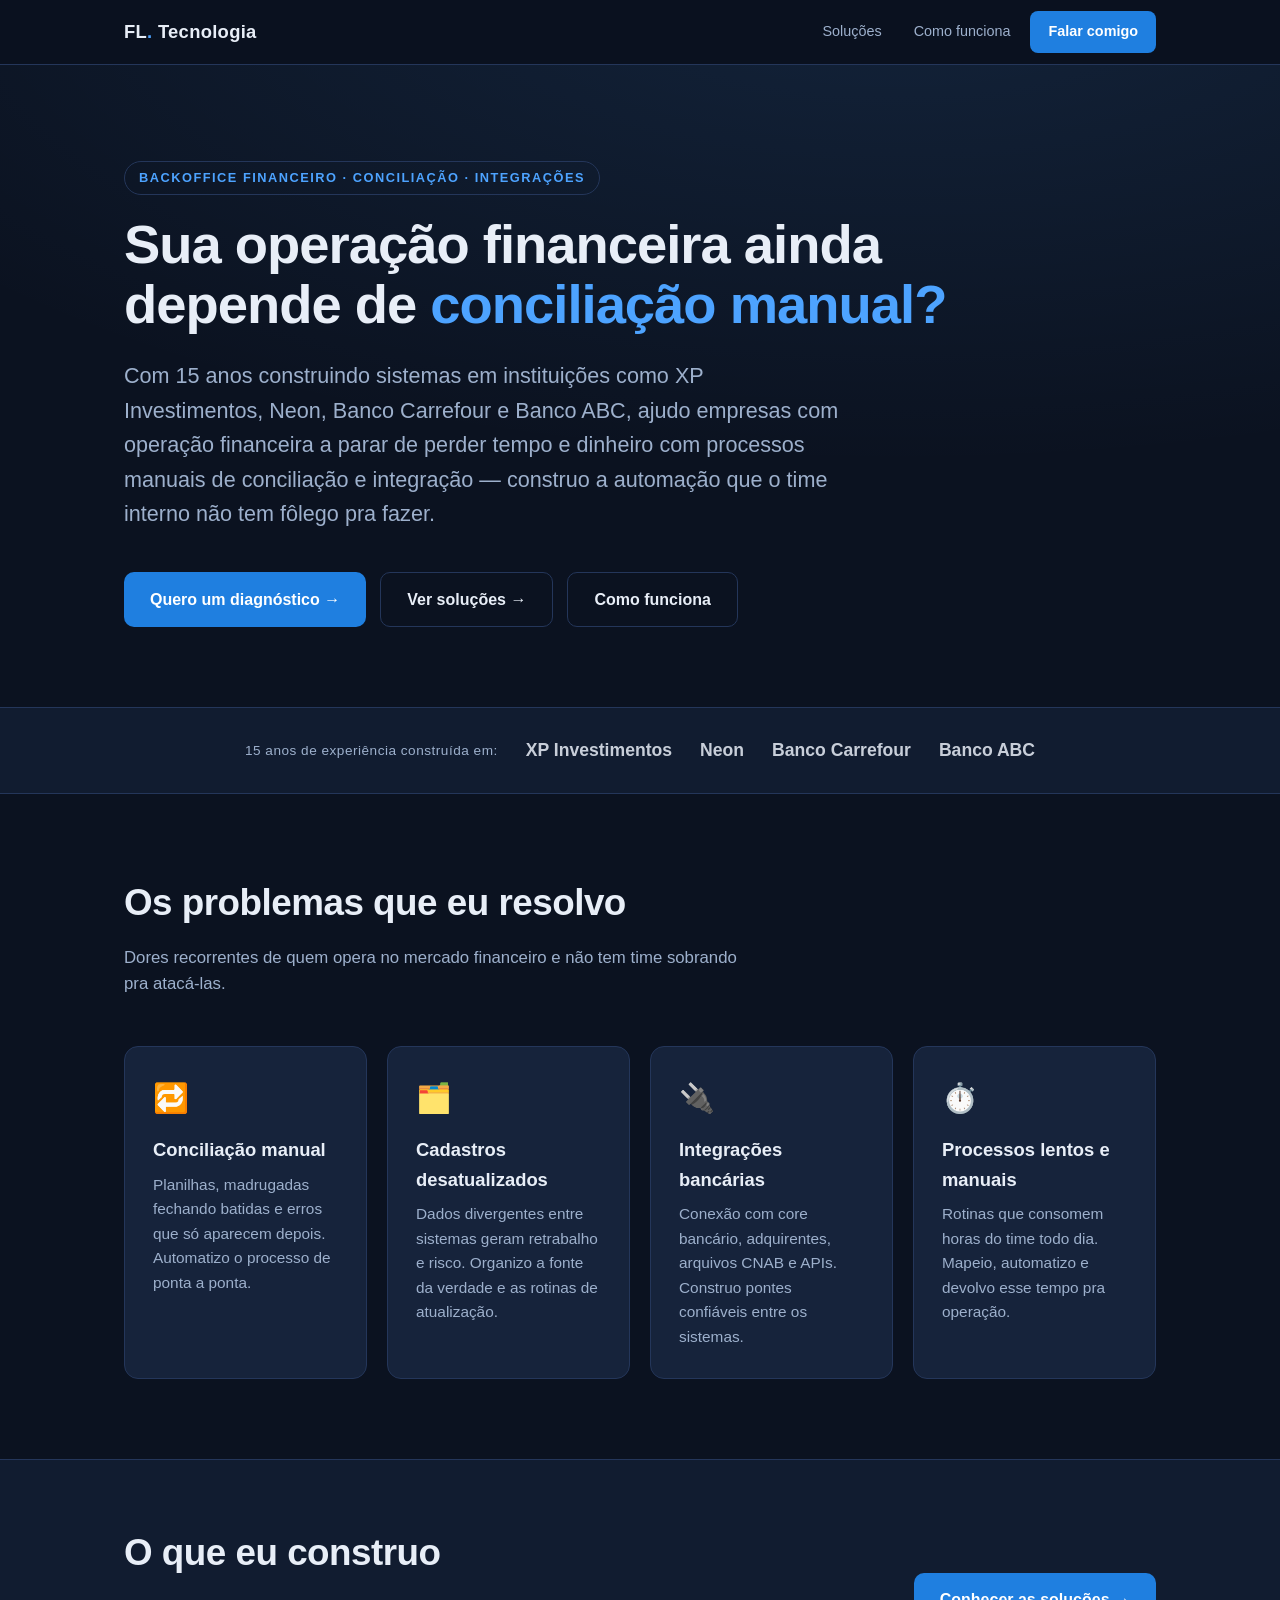
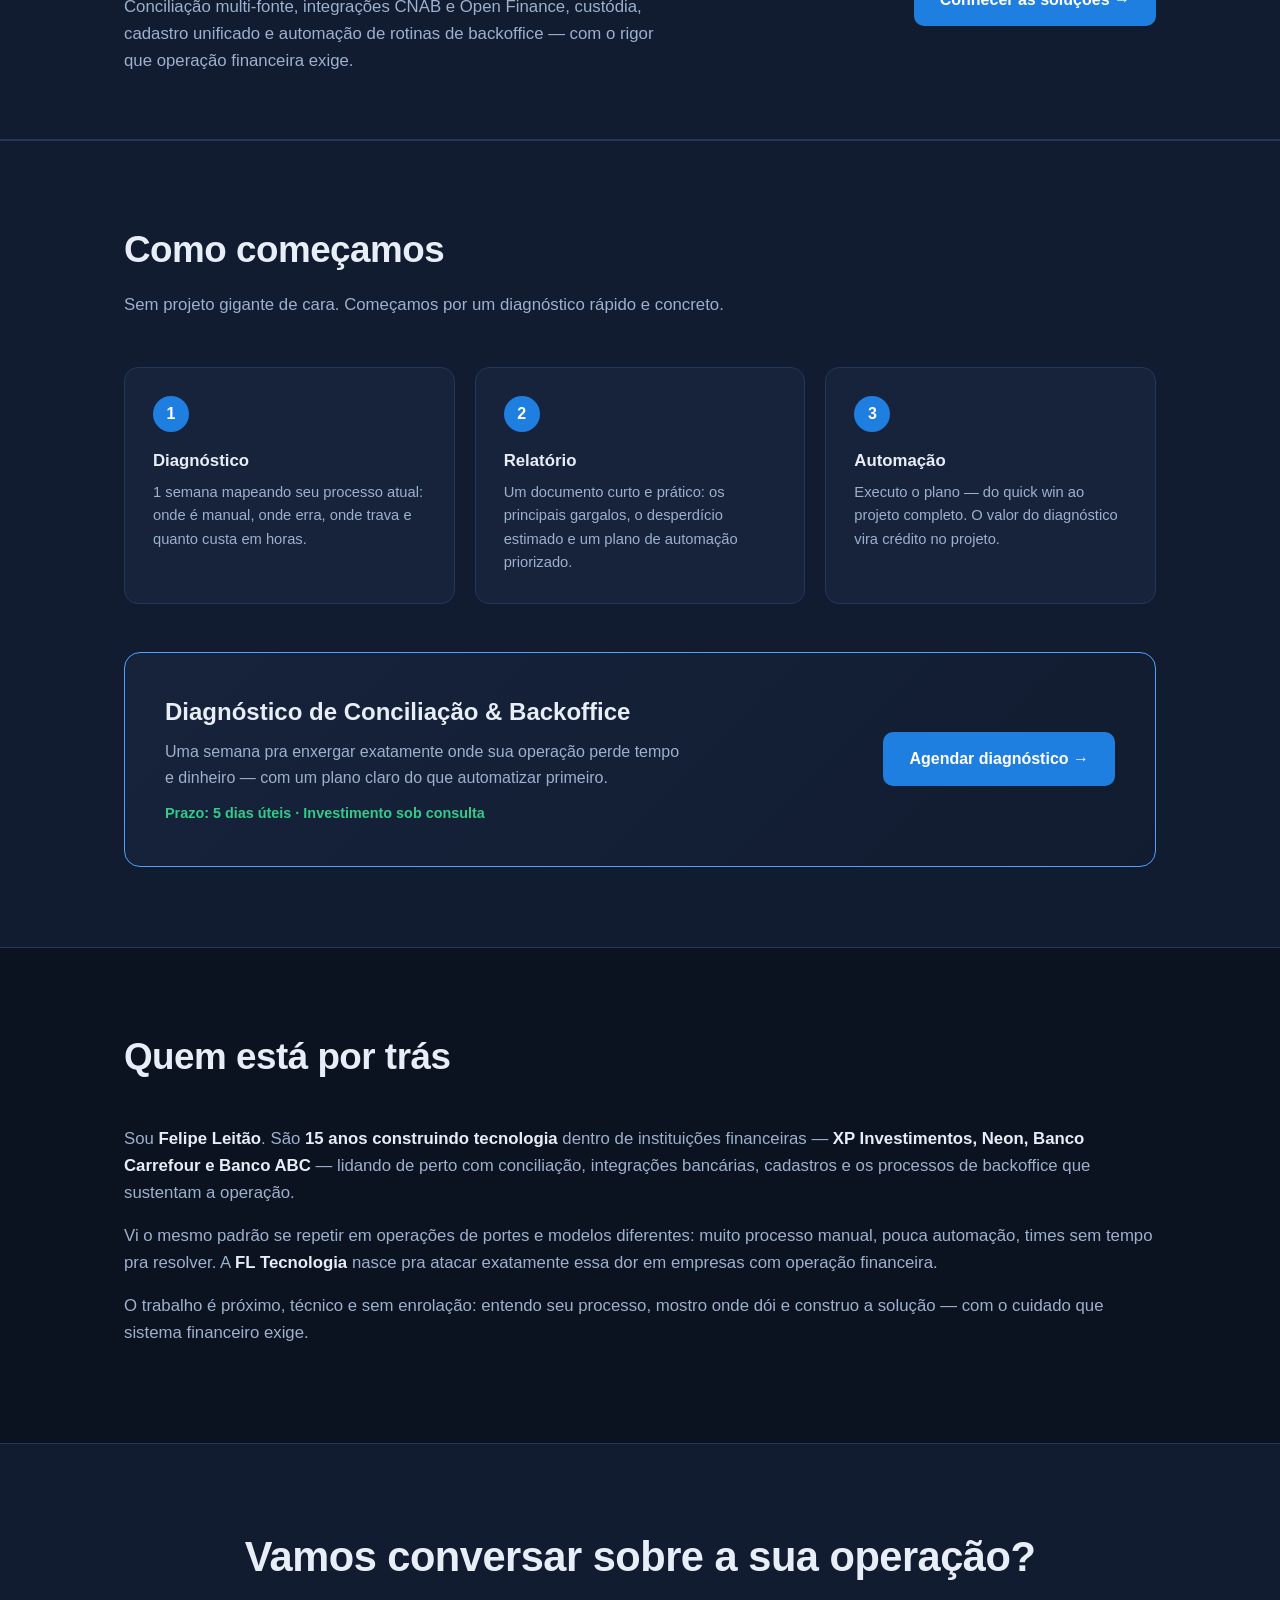
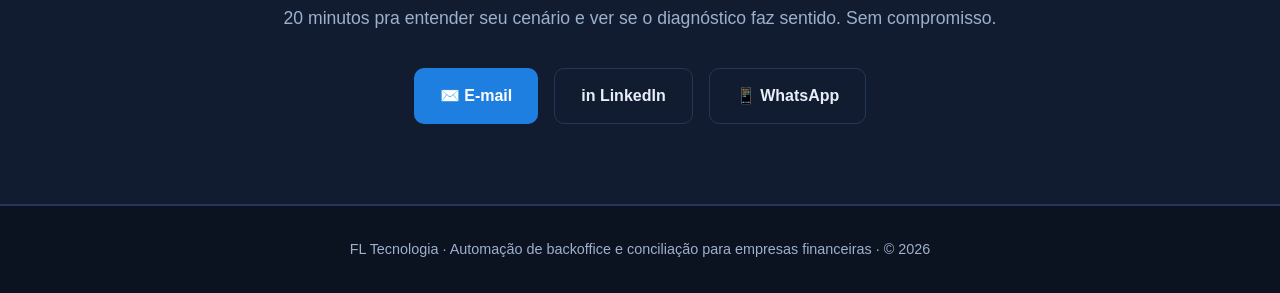
<file: index.html>
<!DOCTYPE html>
<html lang="pt-BR">
<head>
  <meta charset="UTF-8" />
  <meta name="viewport" content="width=device-width, initial-scale=1.0" />
  <title>FL Tecnologia — Automação de backoffice e conciliação para empresas financeiras</title>
  <meta name="description" content="Automatizo conciliação CNAB, cadastros e integrações Open Finance para empresas com operação financeira. Diagnóstico de 1 semana com plano de automação priorizado." />
  <link rel="stylesheet" href="src/css/styles.css" />
</head>
<body>

  <header>
    <div class="wrap nav">
      <a href="index.html" class="logo">FL<span>.</span> Tecnologia</a>
      <nav class="nav-links" aria-label="Principal">
        <a href="solucoes.html">Soluções</a>
        <a href="index.html#como">Como funciona</a>
        <a href="index.html#contato" class="nav-cta">Falar comigo</a>
      </nav>
    </div>
  </header>

  <!-- HERO -->
  <section class="hero">
    <div class="wrap">
      <span class="eyebrow">Backoffice financeiro · Conciliação · Integrações</span>
      <h1>Sua operação financeira ainda depende de <span class="accent">conciliação manual?</span></h1>
      <p class="lead">
        Com 15 anos construindo sistemas em instituições como XP Investimentos, Neon, Banco Carrefour e
        Banco ABC, ajudo empresas com operação financeira a parar de perder tempo e dinheiro com processos
        manuais de conciliação e integração — construo a automação que o time interno não tem fôlego pra fazer.
      </p>
      <div class="hero-actions">
        <a href="#contato" class="btn btn-primary">Quero um diagnóstico →</a>
        <a href="solucoes.html" class="btn btn-ghost">Ver soluções →</a>
        <a href="#como" class="btn btn-ghost">Como funciona</a>
      </div>
    </div>
  </section>

  <!-- CREDIBILITY -->
  <div class="cred">
    <div class="wrap cred-inner">
      <span class="cred-label">15 anos de experiência construída em:</span>
      <div class="cred-logos">
        <b>XP Investimentos</b>
        <b>Neon</b>
        <b>Banco Carrefour</b>
        <b>Banco ABC</b>
      </div>
    </div>
  </div>

  <!-- PROBLEMS -->
  <section id="problemas">
    <div class="wrap">
      <h2 class="section-title">Os problemas que eu resolvo</h2>
      <p class="section-sub">Dores recorrentes de quem opera no mercado financeiro e não tem time sobrando pra atacá-las.</p>
      <div class="grid">
        <div class="card">
          <div class="ic">🔁</div>
          <h3>Conciliação manual</h3>
          <p>Planilhas, madrugadas fechando batidas e erros que só aparecem depois. Automatizo o processo de ponta a ponta.</p>
        </div>
        <div class="card">
          <div class="ic">🗂️</div>
          <h3>Cadastros desatualizados</h3>
          <p>Dados divergentes entre sistemas geram retrabalho e risco. Organizo a fonte da verdade e as rotinas de atualização.</p>
        </div>
        <div class="card">
          <div class="ic">🔌</div>
          <h3>Integrações bancárias</h3>
          <p>Conexão com core bancário, adquirentes, arquivos CNAB e APIs. Construo pontes confiáveis entre os sistemas.</p>
        </div>
        <div class="card">
          <div class="ic">⏱️</div>
          <h3>Processos lentos e manuais</h3>
          <p>Rotinas que consomem horas do time todo dia. Mapeio, automatizo e devolvo esse tempo pra operação.</p>
        </div>
      </div>
    </div>
  </section>

  <!-- SOLUTIONS TEASER -->
  <section class="cta-band">
    <div class="wrap cta-band-inner">
      <div>
        <h2 class="section-title">O que eu construo</h2>
        <p class="section-sub">
          Conciliação multi-fonte, integrações CNAB e Open Finance, custódia,
          cadastro unificado e automação de rotinas de backoffice — com o rigor
          que operação financeira exige.
        </p>
      </div>
      <a href="solucoes.html" class="btn btn-primary">Conhecer as soluções →</a>
    </div>
  </section>

  <!-- PROCESS / OFFER -->
  <section id="como" class="offer">
    <div class="wrap">
      <h2 class="section-title">Como começamos</h2>
      <p class="section-sub">Sem projeto gigante de cara. Começamos por um diagnóstico rápido e concreto.</p>
      <div class="steps">
        <div class="step">
          <div class="num">1</div>
          <h3>Diagnóstico</h3>
          <p>1 semana mapeando seu processo atual: onde é manual, onde erra, onde trava e quanto custa em horas.</p>
        </div>
        <div class="step">
          <div class="num">2</div>
          <h3>Relatório</h3>
          <p>Um documento curto e prático: os principais gargalos, o desperdício estimado e um plano de automação priorizado.</p>
        </div>
        <div class="step">
          <div class="num">3</div>
          <h3>Automação</h3>
          <p>Executo o plano — do quick win ao projeto completo. O valor do diagnóstico vira crédito no projeto.</p>
        </div>
      </div>

      <div class="offer-box">
        <div>
          <h3>Diagnóstico de Conciliação & Backoffice</h3>
          <p>Uma semana pra enxergar exatamente onde sua operação perde tempo e dinheiro — com um plano claro do que automatizar primeiro.</p>
          <div class="price">Prazo: 5 dias úteis · Investimento sob consulta</div>
        </div>
        <a href="#contato" class="btn btn-primary">Agendar diagnóstico →</a>
      </div>
    </div>
  </section>

  <!-- ABOUT -->
  <section id="sobre">
    <div class="wrap">
      <h2 class="section-title">Quem está por trás</h2>
      <div class="about-grid">
        <div class="about-text">
          <p>
            Sou <strong>Felipe Leitão</strong>. São <strong>15 anos construindo tecnologia</strong> dentro de
            instituições financeiras — <strong>XP Investimentos, Neon, Banco Carrefour e Banco ABC</strong> —
            lidando de perto com conciliação, integrações bancárias, cadastros e os processos de backoffice
            que sustentam a operação.
          </p>
          <p>
            Vi o mesmo padrão se repetir em operações de portes e modelos diferentes: muito processo manual,
            pouca automação, times sem tempo pra resolver. A <strong>FL Tecnologia</strong> nasce pra atacar
            exatamente essa dor em empresas com operação financeira.
          </p>
          <p>
            O trabalho é próximo, técnico e sem enrolação: entendo seu processo, mostro onde dói e construo a
            solução — com o cuidado que sistema financeiro exige.
          </p>
        </div>
      </div>
    </div>
  </section>

  <!-- FINAL CTA -->
  <section id="contato" class="offer">
    <div class="wrap final-cta">
      <h2>Vamos conversar sobre a sua operação?</h2>
      <p>20 minutos pra entender seu cenário e ver se o diagnóstico faz sentido. Sem compromisso.</p>
      <div class="contact-list">
        <a href="mailto:felipe.leitao@outlook.com.br" class="btn btn-primary">✉️ E-mail</a>
        <a href="https://www.linkedin.com/in/felipe-leitao-tech/" class="btn btn-ghost" target="_blank" rel="noopener">in LinkedIn</a>
        <a href="https://wa.me/5511993421480" class="btn btn-ghost" target="_blank" rel="noopener">📱 WhatsApp</a>
      </div>
    </div>
  </section>

  <footer>
    <div class="wrap">
      FL Tecnologia · Automação de backoffice e conciliação para empresas financeiras · © 2026
    </div>
  </footer>

</body>
</html>
</file>
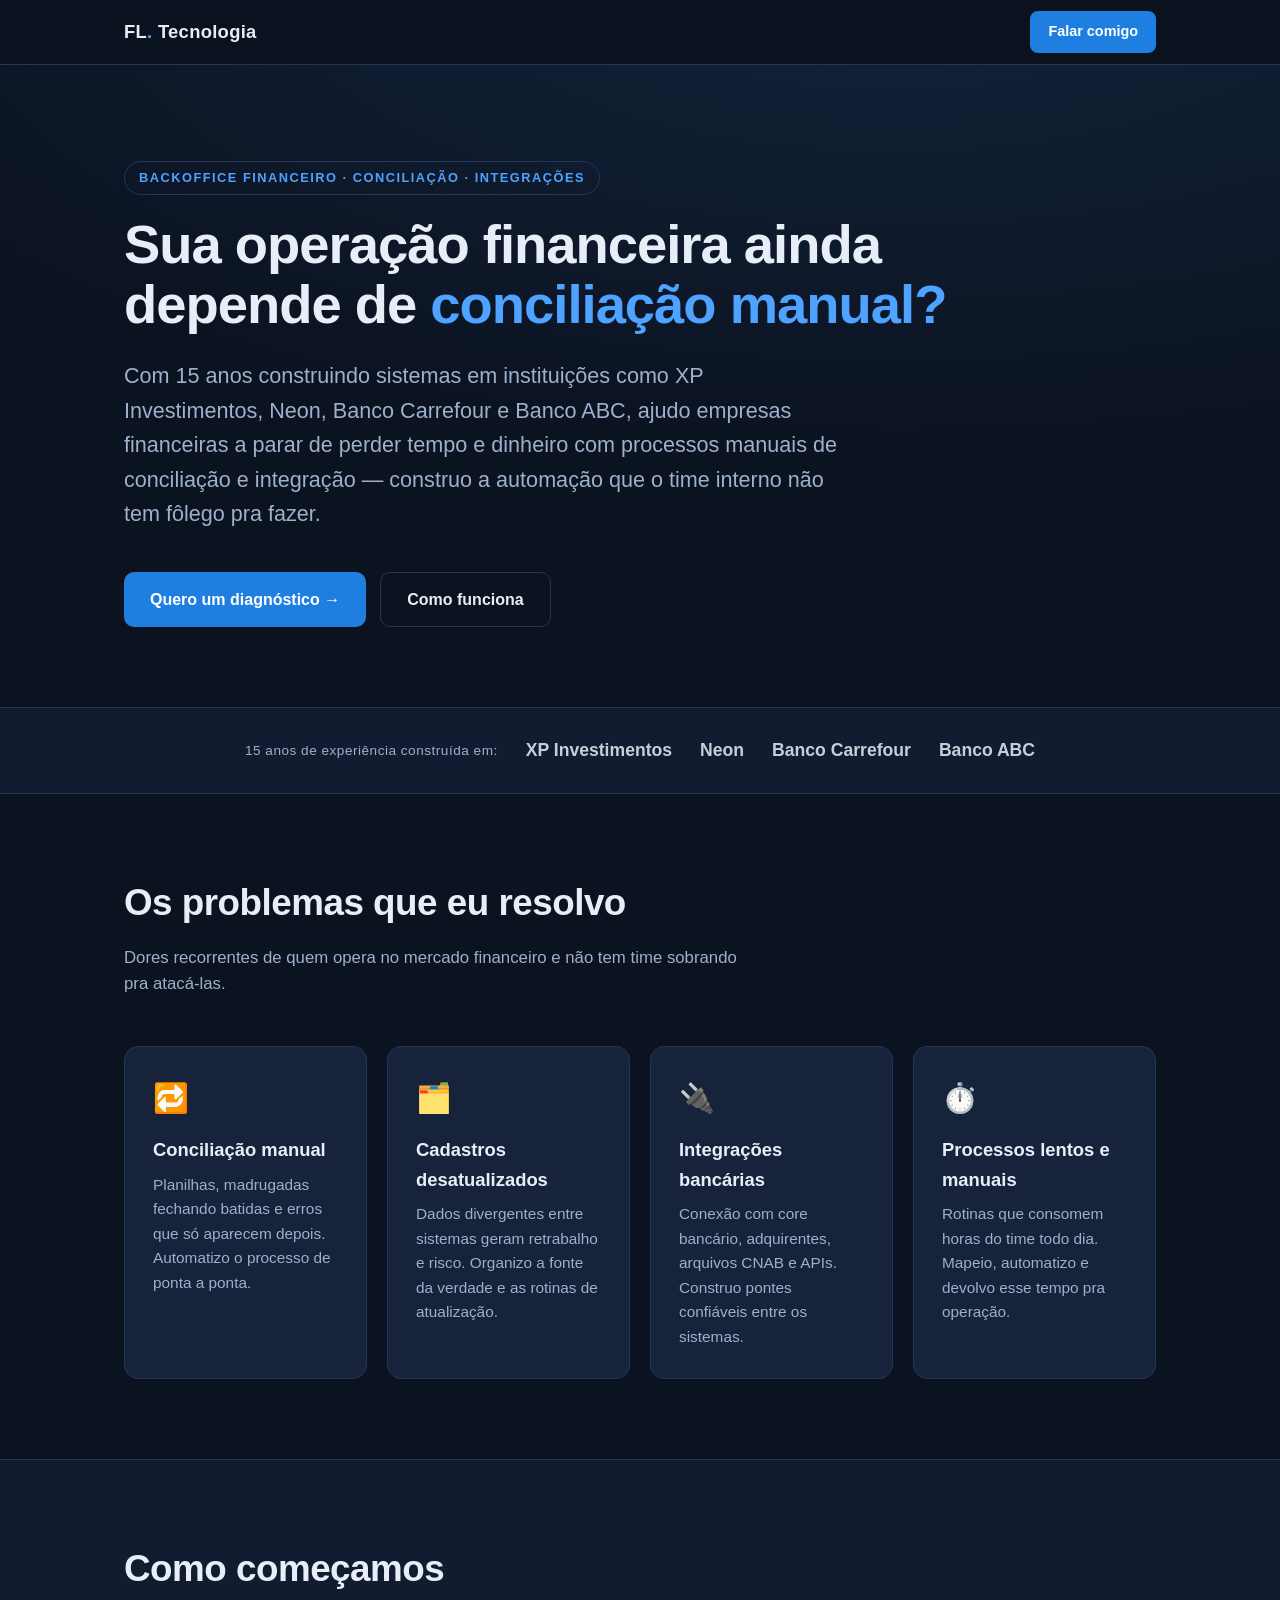
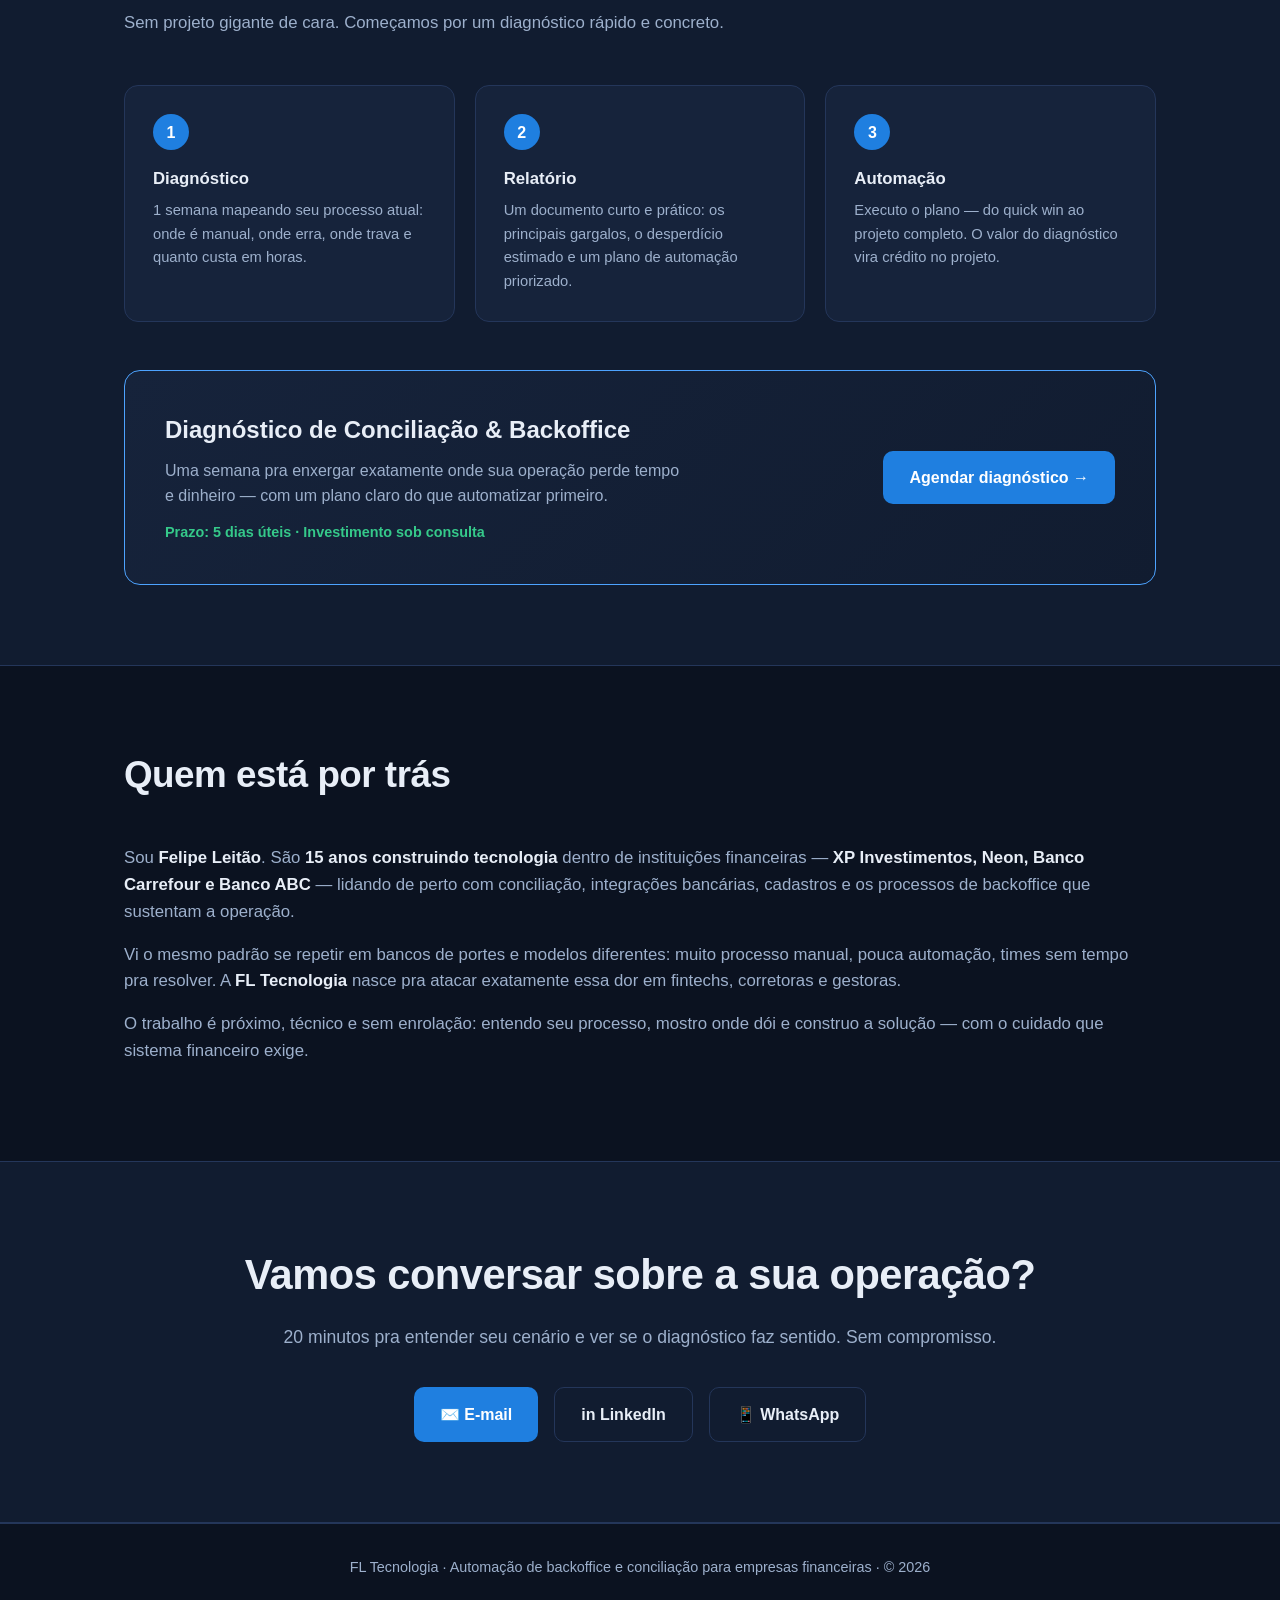
<file: src/index.html>
<!DOCTYPE html>
<html lang="pt-BR">
<head>
  <meta charset="UTF-8" />
  <meta name="viewport" content="width=device-width, initial-scale=1.0" />
  <title>FL Tecnologia — Automação de backoffice e conciliação para empresas financeiras</title>
  <meta name="description" content="Automatizo conciliação, cadastros e integrações bancárias em fintechs, corretoras e gestoras. Diagnóstico de 1 semana com plano de automação priorizado." />
  <link rel="stylesheet" href="css/styles.css" />
</head>
<body>

  <header>
    <div class="wrap nav">
      <div class="logo">FL<span>.</span> Tecnologia</div>
      <a href="#contato" class="nav-cta">Falar comigo</a>
    </div>
  </header>

  <!-- HERO -->
  <section class="hero">
    <div class="wrap">
      <span class="eyebrow">Backoffice financeiro · Conciliação · Integrações</span>
      <h1>Sua operação financeira ainda depende de <span class="accent">conciliação manual?</span></h1>
      <p class="lead">
        Com 15 anos construindo sistemas em instituições como XP Investimentos, Neon, Banco Carrefour e
        Banco ABC, ajudo empresas financeiras a parar de perder tempo e dinheiro com processos manuais de
        conciliação e integração — construo a automação que o time interno não tem fôlego pra fazer.
      </p>
      <div class="hero-actions">
        <a href="#contato" class="btn btn-primary">Quero um diagnóstico →</a>
        <a href="#como" class="btn btn-ghost">Como funciona</a>
      </div>
    </div>
  </section>

  <!-- CREDIBILITY -->
  <div class="cred">
    <div class="wrap cred-inner">
      <span class="cred-label">15 anos de experiência construída em:</span>
      <div class="cred-logos">
        <b>XP Investimentos</b>
        <b>Neon</b>
        <b>Banco Carrefour</b>
        <b>Banco ABC</b>
      </div>
    </div>
  </div>

  <!-- PROBLEMS -->
  <section id="problemas">
    <div class="wrap">
      <h2 class="section-title">Os problemas que eu resolvo</h2>
      <p class="section-sub">Dores recorrentes de quem opera no mercado financeiro e não tem time sobrando pra atacá-las.</p>
      <div class="grid">
        <div class="card">
          <div class="ic">🔁</div>
          <h3>Conciliação manual</h3>
          <p>Planilhas, madrugadas fechando batidas e erros que só aparecem depois. Automatizo o processo de ponta a ponta.</p>
        </div>
        <div class="card">
          <div class="ic">🗂️</div>
          <h3>Cadastros desatualizados</h3>
          <p>Dados divergentes entre sistemas geram retrabalho e risco. Organizo a fonte da verdade e as rotinas de atualização.</p>
        </div>
        <div class="card">
          <div class="ic">🔌</div>
          <h3>Integrações bancárias</h3>
          <p>Conexão com core bancário, adquirentes, arquivos CNAB e APIs. Construo pontes confiáveis entre os sistemas.</p>
        </div>
        <div class="card">
          <div class="ic">⏱️</div>
          <h3>Processos lentos e manuais</h3>
          <p>Rotinas que consomem horas do time todo dia. Mapeio, automatizo e devolvo esse tempo pra operação.</p>
        </div>
      </div>
    </div>
  </section>

  <!-- PROCESS / OFFER -->
  <section id="como" class="offer">
    <div class="wrap">
      <h2 class="section-title">Como começamos</h2>
      <p class="section-sub">Sem projeto gigante de cara. Começamos por um diagnóstico rápido e concreto.</p>
      <div class="steps">
        <div class="step">
          <div class="num">1</div>
          <h3>Diagnóstico</h3>
          <p>1 semana mapeando seu processo atual: onde é manual, onde erra, onde trava e quanto custa em horas.</p>
        </div>
        <div class="step">
          <div class="num">2</div>
          <h3>Relatório</h3>
          <p>Um documento curto e prático: os principais gargalos, o desperdício estimado e um plano de automação priorizado.</p>
        </div>
        <div class="step">
          <div class="num">3</div>
          <h3>Automação</h3>
          <p>Executo o plano — do quick win ao projeto completo. O valor do diagnóstico vira crédito no projeto.</p>
        </div>
      </div>

      <div class="offer-box">
        <div>
          <h3>Diagnóstico de Conciliação & Backoffice</h3>
          <p>Uma semana pra enxergar exatamente onde sua operação perde tempo e dinheiro — com um plano claro do que automatizar primeiro.</p>
          <div class="price">Prazo: 5 dias úteis · Investimento sob consulta</div>
        </div>
        <a href="#contato" class="btn btn-primary">Agendar diagnóstico →</a>
      </div>
    </div>
  </section>

  <!-- ABOUT -->
  <section id="sobre">
    <div class="wrap">
      <h2 class="section-title">Quem está por trás</h2>
      <div class="about-grid">
        <div class="about-text">
          <p>
            Sou <strong>Felipe Leitão</strong>. São <strong>15 anos construindo tecnologia</strong> dentro de
            instituições financeiras — <strong>XP Investimentos, Neon, Banco Carrefour e Banco ABC</strong> —
            lidando de perto com conciliação, integrações bancárias, cadastros e os processos de backoffice
            que sustentam a operação.
          </p>
          <p>
            Vi o mesmo padrão se repetir em bancos de portes e modelos diferentes: muito processo manual,
            pouca automação, times sem tempo pra resolver. A <strong>FL Tecnologia</strong> nasce pra atacar
            exatamente essa dor em fintechs, corretoras e gestoras.
          </p>
          <p>
            O trabalho é próximo, técnico e sem enrolação: entendo seu processo, mostro onde dói e construo a
            solução — com o cuidado que sistema financeiro exige.
          </p>
        </div>
      </div>
    </div>
  </section>

  <!-- FINAL CTA -->
  <section id="contato" class="offer">
    <div class="wrap final-cta">
      <h2>Vamos conversar sobre a sua operação?</h2>
      <p>20 minutos pra entender seu cenário e ver se o diagnóstico faz sentido. Sem compromisso.</p>
      <div class="contact-list">
        <a href="mailto:felipe.leitao@outlook.com.br" class="btn btn-primary">✉️ E-mail</a>
        <a href="https://www.linkedin.com/in/felipe-leitao-tech/" class="btn btn-ghost" target="_blank" rel="noopener">in LinkedIn</a>
        <a href="https://wa.me/5511993421480" class="btn btn-ghost" target="_blank" rel="noopener">📱 WhatsApp</a>
      </div>
    </div>
  </section>

  <footer>
    <div class="wrap">
      FL Tecnologia · Automação de backoffice e conciliação para empresas financeiras · © 2026
    </div>
  </footer>

</body>
</html>
</file>
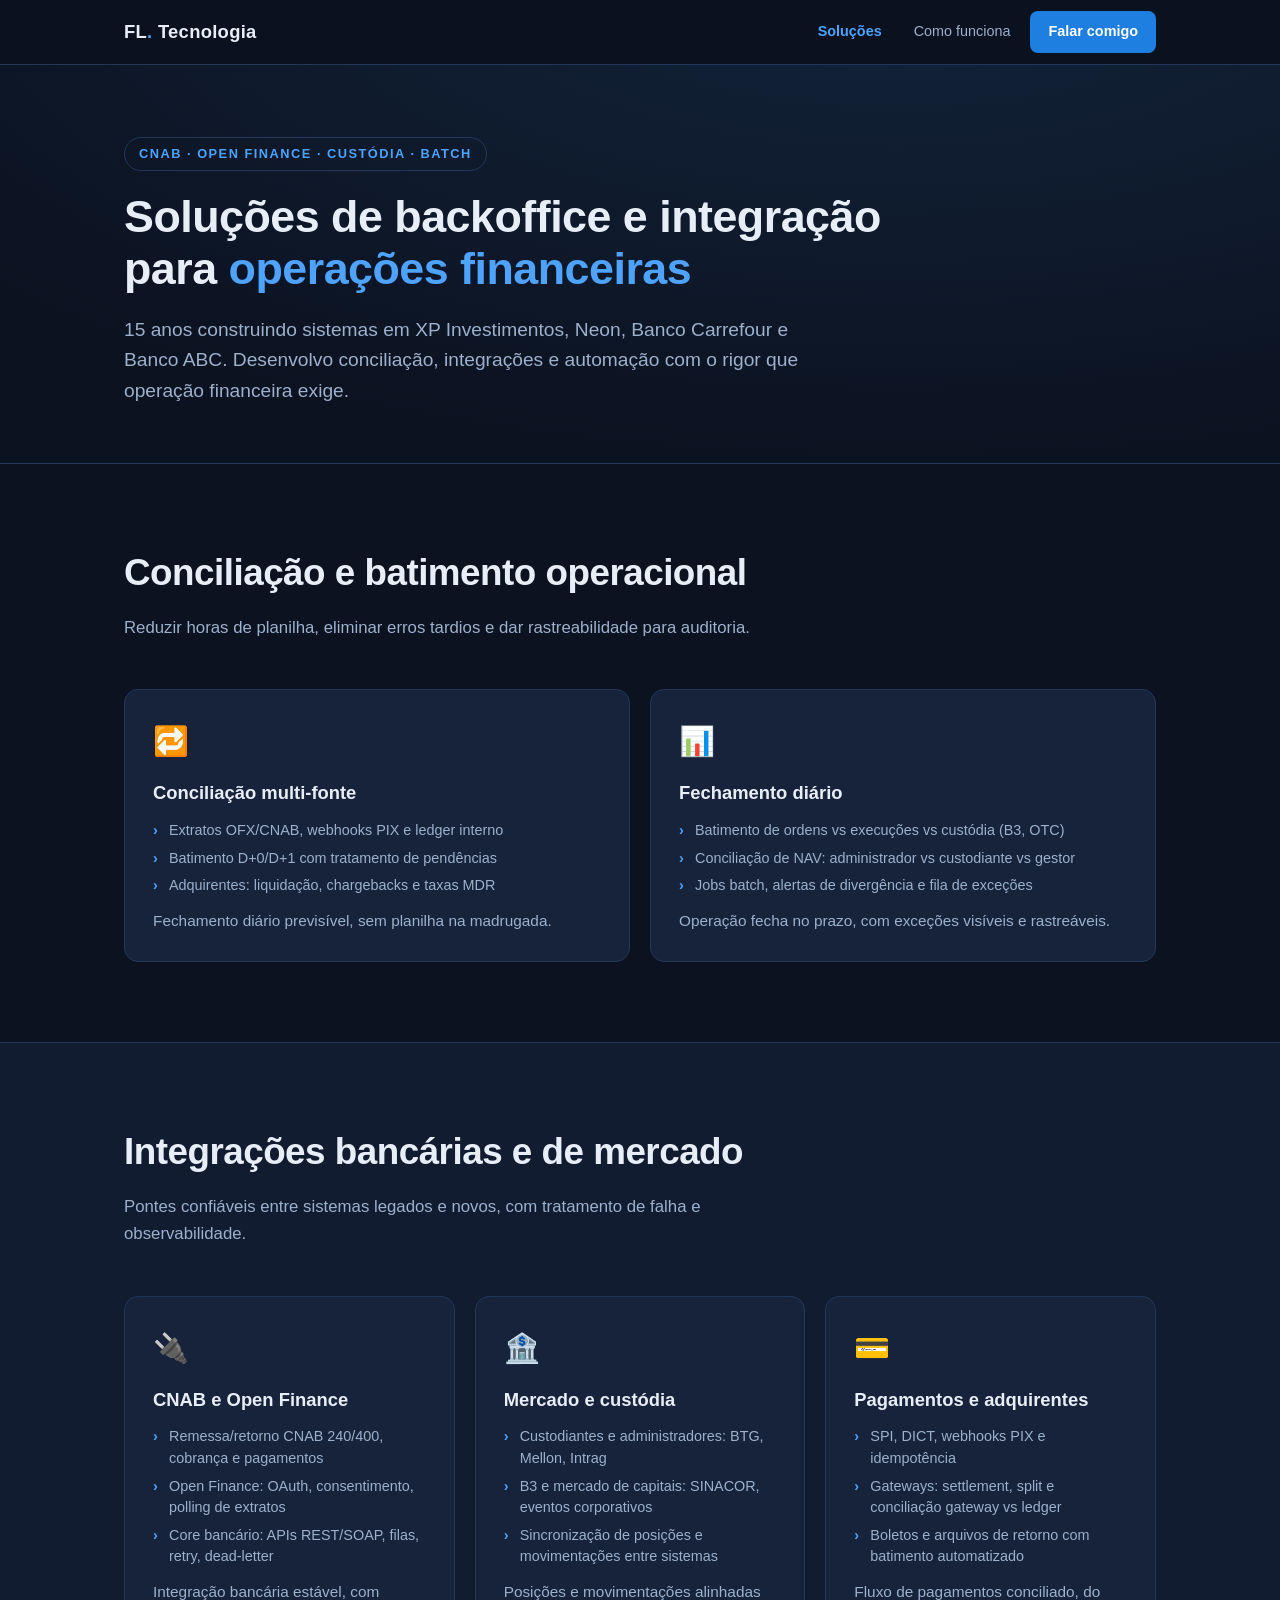
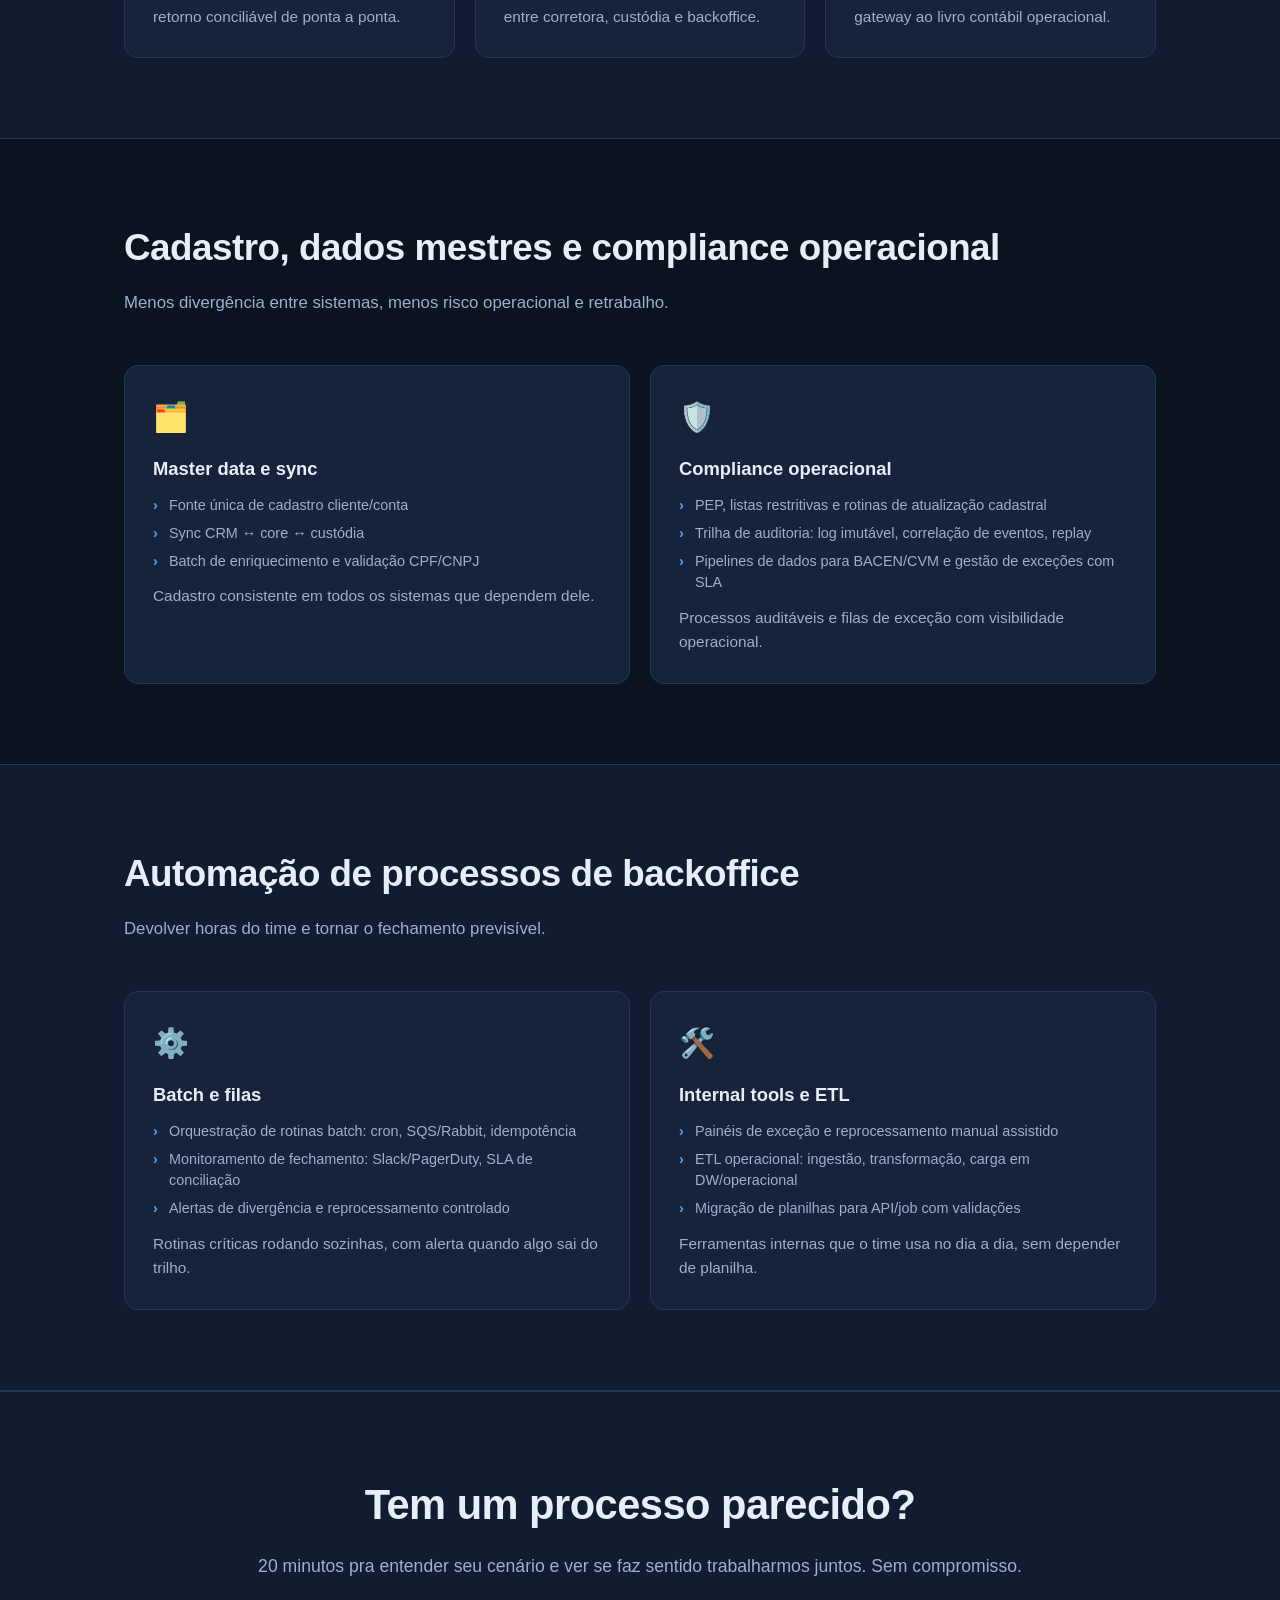
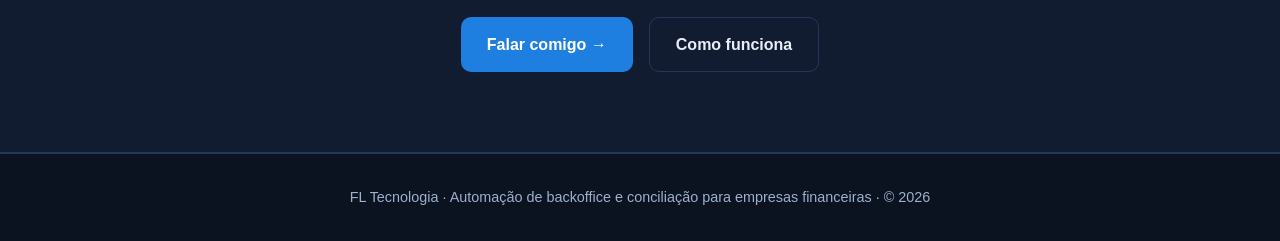
<file: solucoes.html>
<!DOCTYPE html>
<html lang="pt-BR">
<head>
  <meta charset="UTF-8" />
  <meta name="viewport" content="width=device-width, initial-scale=1.0" />
  <title>FL Tecnologia — Soluções de backoffice, conciliação CNAB e Open Finance</title>
  <meta name="description" content="Conciliação multi-fonte, integrações CNAB e Open Finance, custódia, cadastro unificado e automação de backoffice para operações financeiras." />
  <link rel="stylesheet" href="src/css/styles.css" />
</head>
<body>

  <header>
    <div class="wrap nav">
      <a href="index.html" class="logo">FL<span>.</span> Tecnologia</a>
      <nav class="nav-links" aria-label="Principal">
        <a href="solucoes.html" class="nav-link--active">Soluções</a>
        <a href="index.html#como">Como funciona</a>
        <a href="index.html#contato" class="nav-cta">Falar comigo</a>
      </nav>
    </div>
  </header>

  <section class="page-hero">
    <div class="wrap">
      <span class="eyebrow">CNAB · Open Finance · Custódia · Batch</span>
      <h1>Soluções de backoffice e integração para <span class="accent">operações financeiras</span></h1>
      <p class="lead">
        15 anos construindo sistemas em XP Investimentos, Neon, Banco Carrefour e Banco ABC.
        Desenvolvo conciliação, integrações e automação com o rigor que operação financeira exige.
      </p>
    </div>
  </section>

  <section id="conciliacao">
    <div class="wrap">
      <h2 class="section-title">Conciliação e batimento operacional</h2>
      <p class="section-sub">Reduzir horas de planilha, eliminar erros tardios e dar rastreabilidade para auditoria.</p>
      <div class="grid">
        <div class="card">
          <div class="ic">🔁</div>
          <h3>Conciliação multi-fonte</h3>
          <ul class="card-tech-list">
            <li>Extratos OFX/CNAB, webhooks PIX e ledger interno</li>
            <li>Batimento D+0/D+1 com tratamento de pendências</li>
            <li>Adquirentes: liquidação, chargebacks e taxas MDR</li>
          </ul>
          <p>Fechamento diário previsível, sem planilha na madrugada.</p>
        </div>
        <div class="card">
          <div class="ic">📊</div>
          <h3>Fechamento diário</h3>
          <ul class="card-tech-list">
            <li>Batimento de ordens vs execuções vs custódia (B3, OTC)</li>
            <li>Conciliação de NAV: administrador vs custodiante vs gestor</li>
            <li>Jobs batch, alertas de divergência e fila de exceções</li>
          </ul>
          <p>Operação fecha no prazo, com exceções visíveis e rastreáveis.</p>
        </div>
      </div>
    </div>
  </section>

  <section id="integracoes" class="offer">
    <div class="wrap">
      <h2 class="section-title">Integrações bancárias e de mercado</h2>
      <p class="section-sub">Pontes confiáveis entre sistemas legados e novos, com tratamento de falha e observabilidade.</p>
      <div class="grid">
        <div class="card">
          <div class="ic">🔌</div>
          <h3>CNAB e Open Finance</h3>
          <ul class="card-tech-list">
            <li>Remessa/retorno CNAB 240/400, cobrança e pagamentos</li>
            <li>Open Finance: OAuth, consentimento, polling de extratos</li>
            <li>Core bancário: APIs REST/SOAP, filas, retry, dead-letter</li>
          </ul>
          <p>Integração bancária estável, com retorno conciliável de ponta a ponta.</p>
        </div>
        <div class="card">
          <div class="ic">🏦</div>
          <h3>Mercado e custódia</h3>
          <ul class="card-tech-list">
            <li>Custodiantes e administradores: BTG, Mellon, Intrag</li>
            <li>B3 e mercado de capitais: SINACOR, eventos corporativos</li>
            <li>Sincronização de posições e movimentações entre sistemas</li>
          </ul>
          <p>Posições e movimentações alinhadas entre corretora, custódia e backoffice.</p>
        </div>
        <div class="card">
          <div class="ic">💳</div>
          <h3>Pagamentos e adquirentes</h3>
          <ul class="card-tech-list">
            <li>SPI, DICT, webhooks PIX e idempotência</li>
            <li>Gateways: settlement, split e conciliação gateway vs ledger</li>
            <li>Boletos e arquivos de retorno com batimento automatizado</li>
          </ul>
          <p>Fluxo de pagamentos conciliado, do gateway ao livro contábil operacional.</p>
        </div>
      </div>
    </div>
  </section>

  <section id="cadastro">
    <div class="wrap">
      <h2 class="section-title">Cadastro, dados mestres e compliance operacional</h2>
      <p class="section-sub">Menos divergência entre sistemas, menos risco operacional e retrabalho.</p>
      <div class="grid">
        <div class="card">
          <div class="ic">🗂️</div>
          <h3>Master data e sync</h3>
          <ul class="card-tech-list">
            <li>Fonte única de cadastro cliente/conta</li>
            <li>Sync CRM ↔ core ↔ custódia</li>
            <li>Batch de enriquecimento e validação CPF/CNPJ</li>
          </ul>
          <p>Cadastro consistente em todos os sistemas que dependem dele.</p>
        </div>
        <div class="card">
          <div class="ic">🛡️</div>
          <h3>Compliance operacional</h3>
          <ul class="card-tech-list">
            <li>PEP, listas restritivas e rotinas de atualização cadastral</li>
            <li>Trilha de auditoria: log imutável, correlação de eventos, replay</li>
            <li>Pipelines de dados para BACEN/CVM e gestão de exceções com SLA</li>
          </ul>
          <p>Processos auditáveis e filas de exceção com visibilidade operacional.</p>
        </div>
      </div>
    </div>
  </section>

  <section id="automacao" class="offer">
    <div class="wrap">
      <h2 class="section-title">Automação de processos de backoffice</h2>
      <p class="section-sub">Devolver horas do time e tornar o fechamento previsível.</p>
      <div class="grid">
        <div class="card">
          <div class="ic">⚙️</div>
          <h3>Batch e filas</h3>
          <ul class="card-tech-list">
            <li>Orquestração de rotinas batch: cron, SQS/Rabbit, idempotência</li>
            <li>Monitoramento de fechamento: Slack/PagerDuty, SLA de conciliação</li>
            <li>Alertas de divergência e reprocessamento controlado</li>
          </ul>
          <p>Rotinas críticas rodando sozinhas, com alerta quando algo sai do trilho.</p>
        </div>
        <div class="card">
          <div class="ic">🛠️</div>
          <h3>Internal tools e ETL</h3>
          <ul class="card-tech-list">
            <li>Painéis de exceção e reprocessamento manual assistido</li>
            <li>ETL operacional: ingestão, transformação, carga em DW/operacional</li>
            <li>Migração de planilhas para API/job com validações</li>
          </ul>
          <p>Ferramentas internas que o time usa no dia a dia, sem depender de planilha.</p>
        </div>
      </div>
    </div>
  </section>

  <section class="offer">
    <div class="wrap final-cta">
      <h2>Tem um processo parecido?</h2>
      <p>20 minutos pra entender seu cenário e ver se faz sentido trabalharmos juntos. Sem compromisso.</p>
      <div class="contact-list">
        <a href="index.html#contato" class="btn btn-primary">Falar comigo →</a>
        <a href="index.html#como" class="btn btn-ghost">Como funciona</a>
      </div>
    </div>
  </section>

  <footer>
    <div class="wrap">
      FL Tecnologia · Automação de backoffice e conciliação para empresas financeiras · © 2026
    </div>
  </footer>

</body>
</html>
</file>
<file: src/css/styles.css>
:root {
  --bg: #0b1220;
  --bg-alt: #111c30;
  --surface: #16233b;
  --border: #24365a;
  --text: #e8eef7;
  --text-dim: #9db0cc;
  --accent: #4da3ff;
  --accent-strong: #1f7fe0;
  --ok: #35c98a;
  --max: 1080px;
}

* {
  box-sizing: border-box;
  margin: 0;
  padding: 0;
}

html {
  scroll-behavior: smooth;
}

body {
  font-family: -apple-system, BlinkMacSystemFont, "Segoe UI", Roboto, Helvetica, Arial, sans-serif;
  background: var(--bg);
  color: var(--text);
  line-height: 1.6;
  -webkit-font-smoothing: antialiased;
}

a {
  color: inherit;
  text-decoration: none;
}

.wrap {
  max-width: var(--max);
  margin: 0 auto;
  padding: 0 24px;
}

.accent {
  color: var(--accent);
}

/* Header */
header {
  position: sticky;
  top: 0;
  z-index: 10;
  background: rgba(11, 18, 32, 0.85);
  backdrop-filter: blur(10px);
  border-bottom: 1px solid var(--border);
}

.nav {
  display: flex;
  align-items: center;
  justify-content: space-between;
  height: 64px;
}

.logo {
  font-weight: 700;
  font-size: 1.15rem;
  letter-spacing: 0.3px;
}

.logo span {
  color: var(--accent);
}

.nav-links {
  display: flex;
  align-items: center;
  gap: 8px;
  flex-wrap: wrap;
  justify-content: flex-end;
}

.nav-links a:not(.nav-cta) {
  padding: 8px 12px;
  font-size: 0.9rem;
  font-weight: 500;
  color: var(--text-dim);
  border-radius: 6px;
  transition: color 0.2s, background 0.2s;
}

.nav-links a:not(.nav-cta):hover {
  color: var(--text);
  background: rgba(255, 255, 255, 0.04);
}

.nav-link--active {
  color: var(--accent) !important;
  font-weight: 600 !important;
}

.nav-cta {
  background: var(--accent-strong);
  color: #fff !important;
  padding: 9px 18px;
  border-radius: 8px;
  font-size: 0.9rem;
  font-weight: 600;
  transition: background 0.2s;
}

.nav-cta:hover {
  background: var(--accent);
  color: #fff !important;
}

/* Hero */
.hero {
  padding: 96px 0 80px;
  background: radial-gradient(1200px 500px at 70% -100px, rgba(77, 163, 255, 0.12), transparent);
}

.eyebrow {
  display: inline-block;
  font-size: 0.8rem;
  font-weight: 600;
  letter-spacing: 1.5px;
  text-transform: uppercase;
  color: var(--accent);
  margin-bottom: 20px;
  border: 1px solid var(--border);
  padding: 6px 14px;
  border-radius: 999px;
}

.hero h1 {
  font-size: clamp(2rem, 5vw, 3.4rem);
  line-height: 1.1;
  font-weight: 800;
  letter-spacing: -1px;
  max-width: 900px;
}

.hero p.lead {
  font-size: clamp(1.05rem, 2vw, 1.35rem);
  color: var(--text-dim);
  margin-top: 24px;
  max-width: 720px;
}

.hero-actions {
  margin-top: 40px;
  display: flex;
  gap: 14px;
  flex-wrap: wrap;
}

.btn {
  display: inline-flex;
  align-items: center;
  gap: 8px;
  padding: 14px 26px;
  border-radius: 10px;
  font-weight: 600;
  font-size: 1rem;
  transition: all 0.2s;
}

.btn-primary {
  background: var(--accent-strong);
  color: #fff;
}

.btn-primary:hover {
  background: var(--accent);
  transform: translateY(-1px);
}

.btn-ghost {
  border: 1px solid var(--border);
  color: var(--text);
}

.btn-ghost:hover {
  border-color: var(--accent);
  color: var(--accent);
}

/* Credibility strip */
.cred {
  border-top: 1px solid var(--border);
  border-bottom: 1px solid var(--border);
  background: var(--bg-alt);
  padding: 28px 0;
}

.cred-inner {
  display: flex;
  align-items: center;
  gap: 28px;
  flex-wrap: wrap;
  justify-content: center;
}

.cred-label {
  color: var(--text-dim);
  font-size: 0.85rem;
  letter-spacing: 0.5px;
}

.cred-logos {
  display: flex;
  gap: 28px;
  flex-wrap: wrap;
}

.cred-logos b {
  font-size: 1.1rem;
  font-weight: 700;
  color: var(--text);
  opacity: 0.85;
}

/* Sections */
section {
  padding: 80px 0;
}

.section-title {
  font-size: clamp(1.6rem, 3.5vw, 2.3rem);
  font-weight: 800;
  letter-spacing: -0.5px;
}

.section-sub {
  color: var(--text-dim);
  margin-top: 12px;
  font-size: 1.05rem;
  max-width: 640px;
}

/* Problems grid */
.grid {
  display: grid;
  grid-template-columns: repeat(auto-fit, minmax(240px, 1fr));
  gap: 20px;
  margin-top: 48px;
}

.card {
  background: var(--surface);
  border: 1px solid var(--border);
  border-radius: 14px;
  padding: 28px;
  transition: border-color 0.2s, transform 0.2s;
}

.card:hover {
  border-color: var(--accent);
  transform: translateY(-3px);
}

.card .ic {
  font-size: 1.8rem;
  margin-bottom: 14px;
}

.card h3 {
  font-size: 1.15rem;
  margin-bottom: 8px;
}

.card p {
  color: var(--text-dim);
  font-size: 0.96rem;
}

.card-tech-list {
  list-style: none;
  margin: 12px 0;
  padding: 0;
}

.card-tech-list li {
  position: relative;
  padding-left: 16px;
  margin-bottom: 6px;
  color: var(--text-dim);
  font-size: 0.9rem;
  line-height: 1.5;
}

.card-tech-list li::before {
  content: "›";
  position: absolute;
  left: 0;
  color: var(--accent);
  font-weight: 700;
}

/* Page hero (solutions page) */
.page-hero {
  padding: 72px 0 56px;
  background: radial-gradient(1200px 500px at 70% -100px, rgba(77, 163, 255, 0.12), transparent);
  border-bottom: 1px solid var(--border);
}

.page-hero h1 {
  font-size: clamp(1.8rem, 4vw, 2.8rem);
  line-height: 1.15;
  font-weight: 800;
  letter-spacing: -0.5px;
  max-width: 820px;
}

.page-hero p.lead {
  font-size: clamp(1rem, 2vw, 1.2rem);
  color: var(--text-dim);
  margin-top: 20px;
  max-width: 680px;
}

/* Solutions teaser band */
.cta-band {
  padding: 64px 0;
  background: var(--bg-alt);
  border-top: 1px solid var(--border);
  border-bottom: 1px solid var(--border);
}

.cta-band-inner {
  display: flex;
  justify-content: space-between;
  align-items: center;
  gap: 32px;
  flex-wrap: wrap;
}

.cta-band .section-sub {
  margin-top: 12px;
  max-width: 560px;
}

/* Process / offer */
.offer {
  background: var(--bg-alt);
  border-top: 1px solid var(--border);
  border-bottom: 1px solid var(--border);
}

.steps {
  display: grid;
  grid-template-columns: repeat(auto-fit, minmax(200px, 1fr));
  gap: 20px;
  margin-top: 48px;
}

.step {
  position: relative;
  padding: 28px;
  background: var(--surface);
  border: 1px solid var(--border);
  border-radius: 14px;
}

.step .num {
  width: 36px;
  height: 36px;
  border-radius: 50%;
  background: var(--accent-strong);
  color: #fff;
  display: flex;
  align-items: center;
  justify-content: center;
  font-weight: 700;
  margin-bottom: 16px;
}

.step h3 {
  font-size: 1.05rem;
  margin-bottom: 6px;
}

.step p {
  color: var(--text-dim);
  font-size: 0.92rem;
}

.offer-box {
  margin-top: 48px;
  background: linear-gradient(135deg, var(--surface), var(--bg-alt));
  border: 1px solid var(--accent);
  border-radius: 16px;
  padding: 40px;
  display: flex;
  justify-content: space-between;
  align-items: center;
  gap: 32px;
  flex-wrap: wrap;
}

.offer-box h3 {
  font-size: 1.5rem;
  margin-bottom: 8px;
}

.offer-box p {
  color: var(--text-dim);
  max-width: 520px;
}

.offer-box .price {
  font-size: 0.9rem;
  color: var(--ok);
  margin-top: 12px;
  font-weight: 600;
}

/* About */
.about-grid {
  display: grid;
  grid-template-columns: 1fr;
  gap: 24px;
  margin-top: 40px;
}

.about-text p {
  color: var(--text-dim);
  font-size: 1.05rem;
  margin-bottom: 16px;
}

.about-text strong {
  color: var(--text);
}

/* CTA */
.final-cta {
  text-align: center;
}

.final-cta h2 {
  font-size: clamp(1.8rem, 4vw, 2.6rem);
  font-weight: 800;
  letter-spacing: -0.5px;
}

.final-cta p {
  color: var(--text-dim);
  margin-top: 14px;
  font-size: 1.1rem;
}

.contact-list {
  margin-top: 36px;
  display: flex;
  gap: 16px;
  justify-content: center;
  flex-wrap: wrap;
}

/* Footer */
footer {
  border-top: 1px solid var(--border);
  padding: 32px 0;
  color: var(--text-dim);
  font-size: 0.9rem;
  text-align: center;
}

@media (max-width: 600px) {
  .hero {
    padding: 64px 0 56px;
  }

  section {
    padding: 56px 0;
  }

  .page-hero {
    padding: 56px 0 40px;
  }

  .nav-links {
    gap: 4px;
  }

  .nav-links a:not(.nav-cta) {
    padding: 6px 8px;
    font-size: 0.82rem;
  }

  .nav-cta {
    padding: 7px 12px;
    font-size: 0.82rem;
  }

  .cta-band-inner {
    flex-direction: column;
    align-items: flex-start;
  }

  .offer-box {
    padding: 28px;
  }
}
</file>
